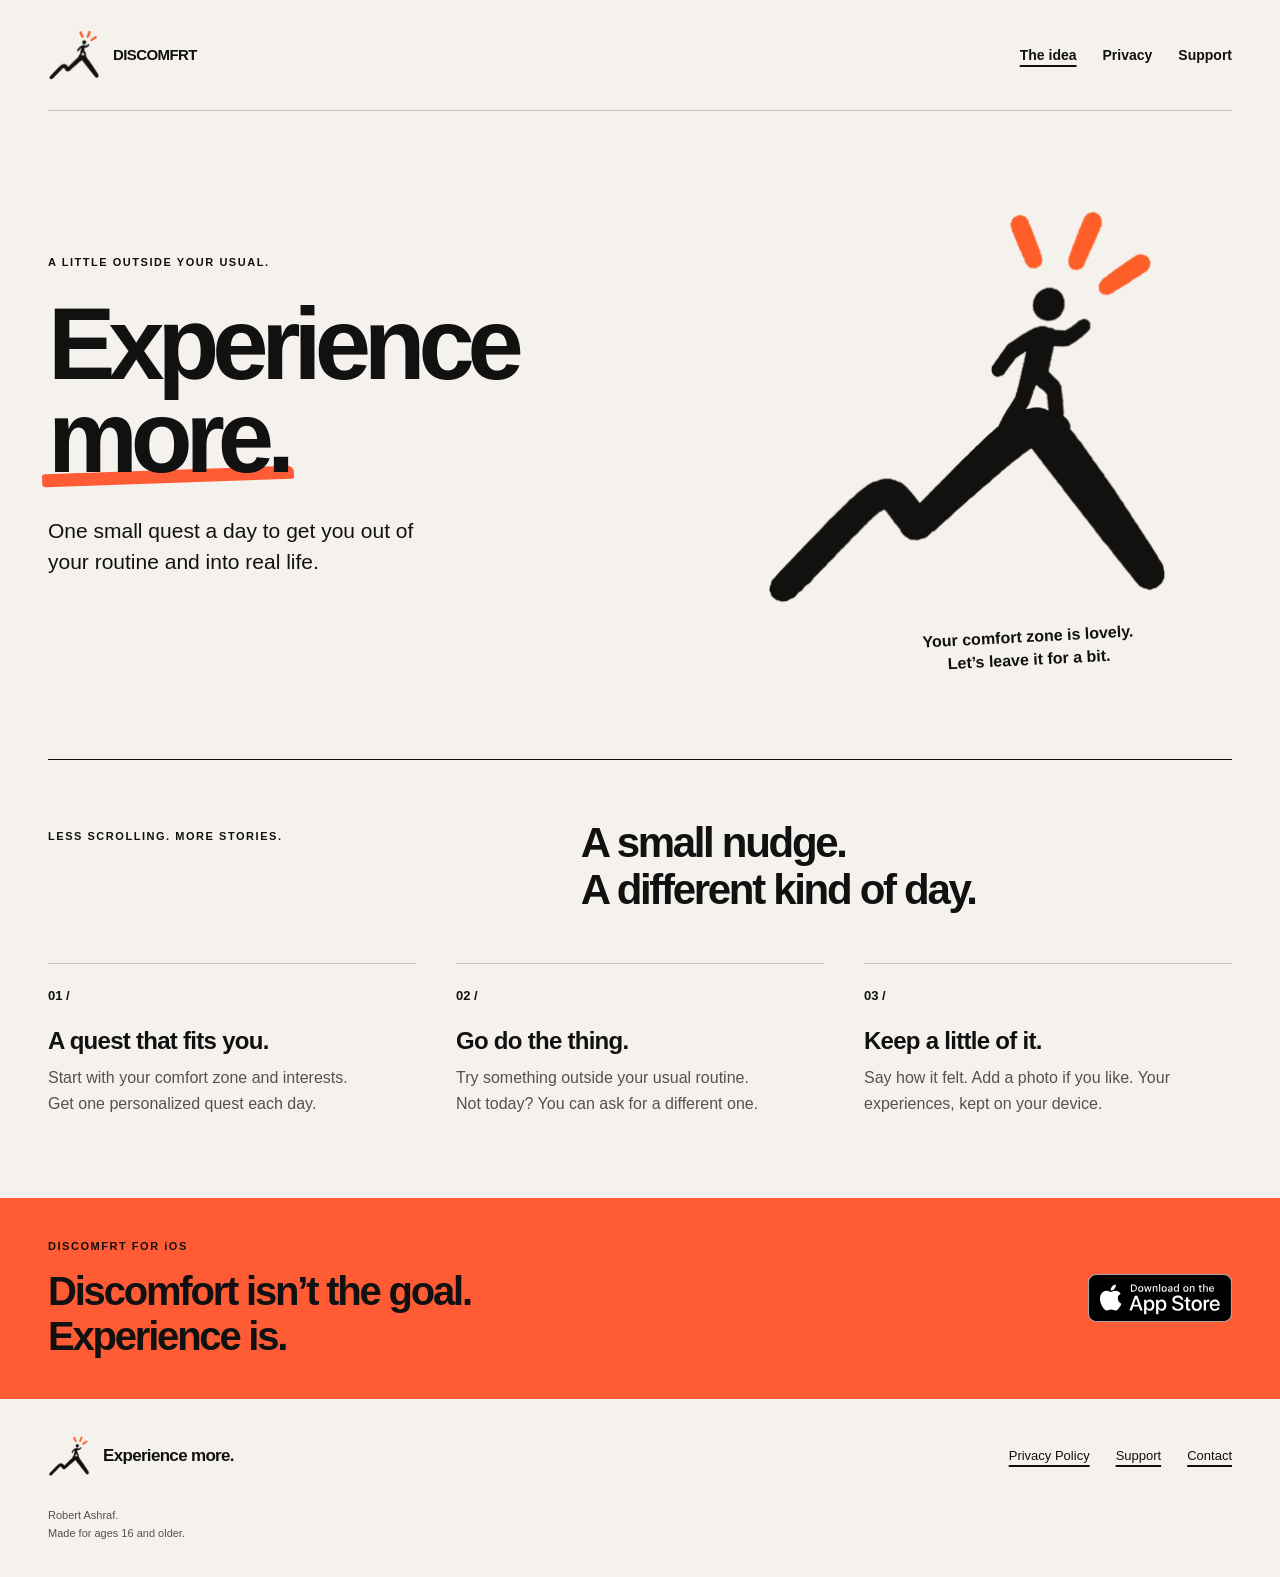
<file: index.html>
<!doctype html>
<html lang="en"><head><meta charset="utf-8"><meta name="viewport" content="width=device-width, initial-scale=1"><meta name="description" content="DISCOMFRT: one small quest a day to get you out of your routine and into real life. Download on the App Store."><meta name="referrer" content="no-referrer"><title>Experience more — DISCOMFRT</title><link rel="icon" href="/assets/peak.png" type="image/png"><link rel="stylesheet" href="/styles.css"></head>
<body><a class="skip" href="#main">Skip to content</a>
<header class="site-header wrap"><a class="brand" href="/" aria-label="DISCOMFRT home"><img src="/assets/peak.png" width="52" height="52" alt=""><span>DISCOMFRT</span></a><nav aria-label="Main navigation"><a href="/" aria-current="page">The idea</a><a href="/privacy/">Privacy</a><a href="/support/">Support</a></nav></header>
<main id="main" tabindex="-1"><section class="hero wrap" aria-labelledby="hero-title"><div class="hero-copy"><p class="eyebrow">A LITTLE OUTSIDE YOUR USUAL.</p><h1 id="hero-title">Experience<br><span class="marked">more.</span></h1><p class="hero-description">One small quest a day to get you out of your routine and into real life.</p></div><div class="hero-art"><img src="/assets/peak.png" width="840" height="859" alt="" fetchpriority="high"><p class="aside-note">Your comfort zone is lovely.<br>Let’s leave it for a bit.</p></div></section>
<section id="the-idea" class="how wrap" aria-labelledby="how-title"><div class="section-intro"><p class="eyebrow">LESS SCROLLING. MORE STORIES.</p><h2 id="how-title">A small nudge.<br>A different kind of day.</h2></div><ol class="steps"><li><span class="step-number" aria-hidden="true">01 /</span><h3>A quest that fits you.</h3><p>Start with your comfort zone and interests. Get one personalized quest each day.</p></li><li><span class="step-number" aria-hidden="true">02 /</span><h3>Go do the thing.</h3><p>Try something outside your usual routine. Not today? You can ask for a different one.</p></li><li><span class="step-number" aria-hidden="true">03 /</span><h3>Keep a little of it.</h3><p>Say how it felt. Add a photo if you like. Your experiences, kept on your device.</p></li></ol></section>
<section class="coming" aria-labelledby="coming-title"><div class="wrap coming-inner"><div><p class="eyebrow">DISCOMFRT FOR iOS</p><h2 id="coming-title">Discomfort isn’t the goal.<br>Experience is.</h2></div><a class="release" href="https://apps.apple.com/app/discomfrt/id6829835962" aria-label="Download DISCOMFRT on the App Store"><img src="/assets/app-store-badge.svg" width="144" height="48" alt="Download on the App Store"></a></div></section></main>
<footer class="site-footer wrap"><a class="brand" href="/" aria-label="DISCOMFRT home"><img src="/assets/peak.png" width="42" height="42" alt=""><span>Experience more.</span></a><nav aria-label="Footer navigation"><a href="/privacy/">Privacy Policy</a><a href="/support/">Support</a><a href="/support/#contact">Contact</a></nav><p class="credit">Robert Ashraf.<br>Made for ages 16 and older.</p></footer></body></html>
</file>
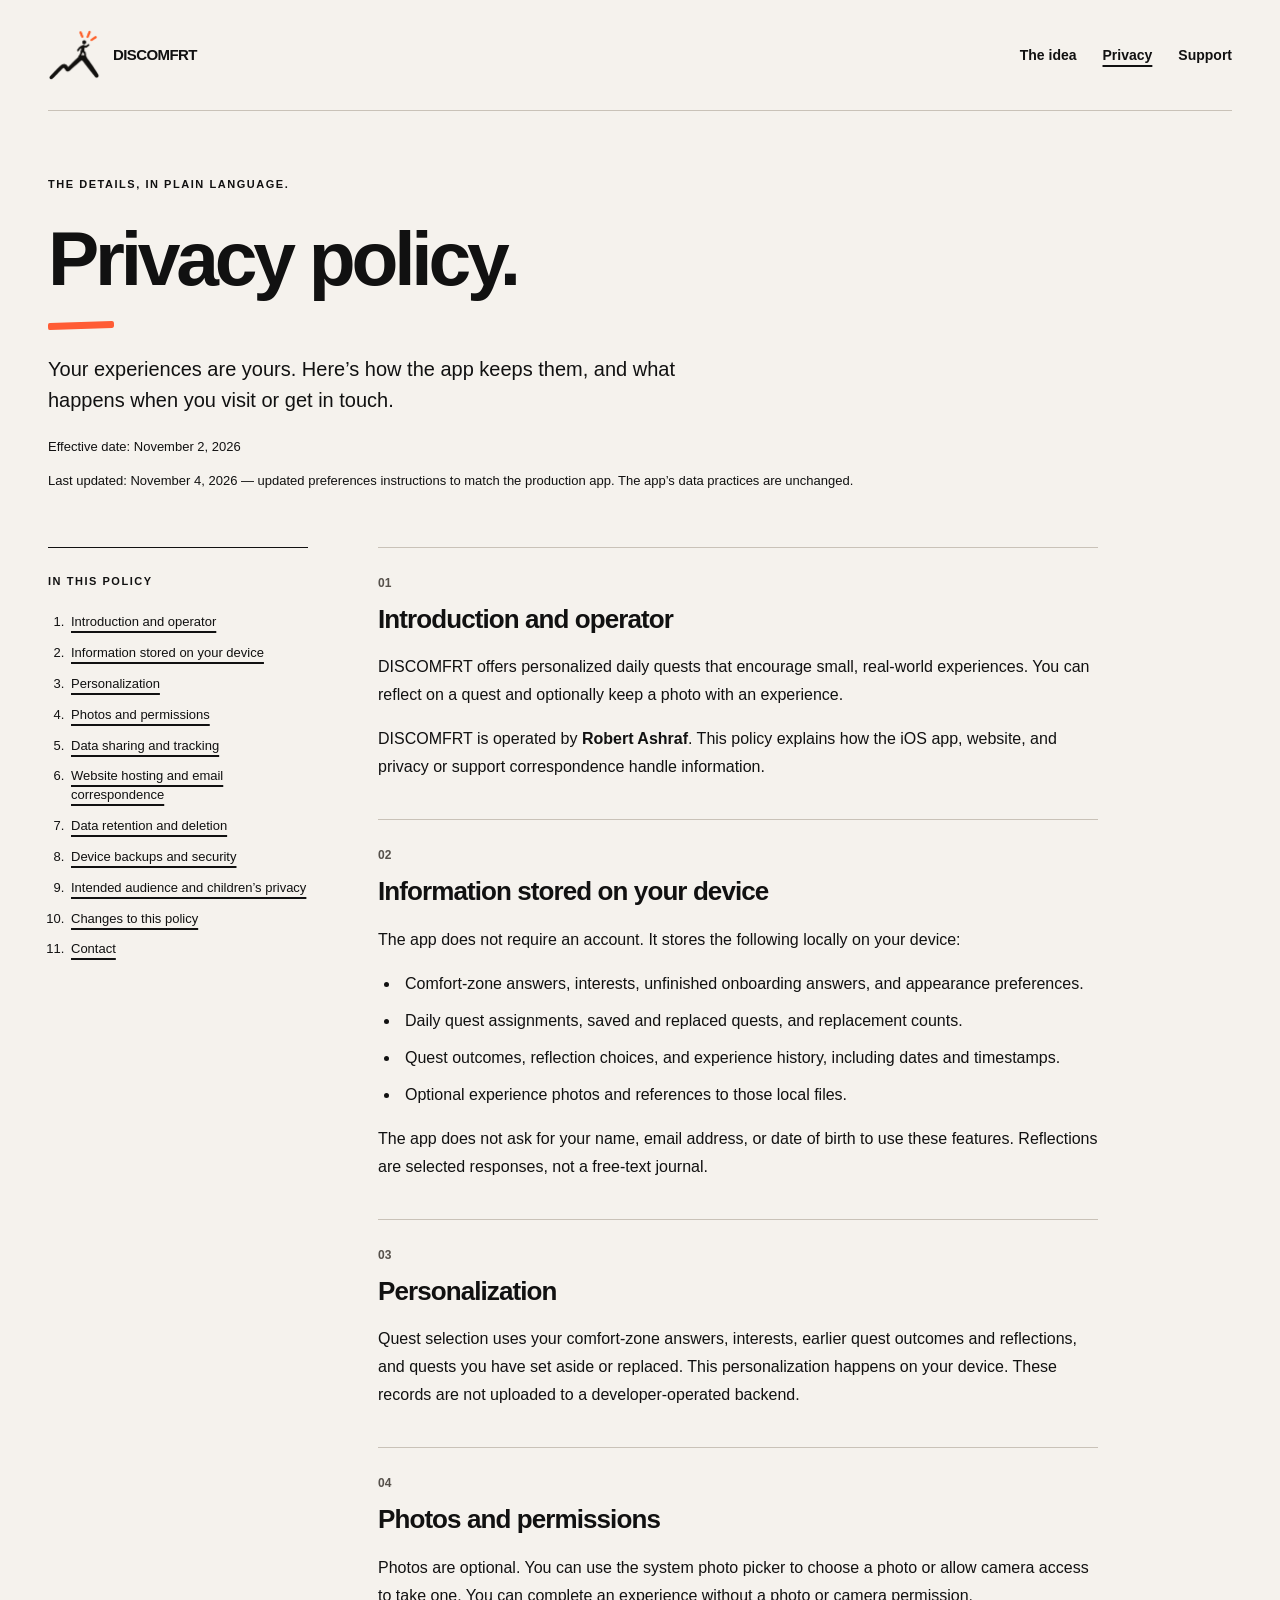
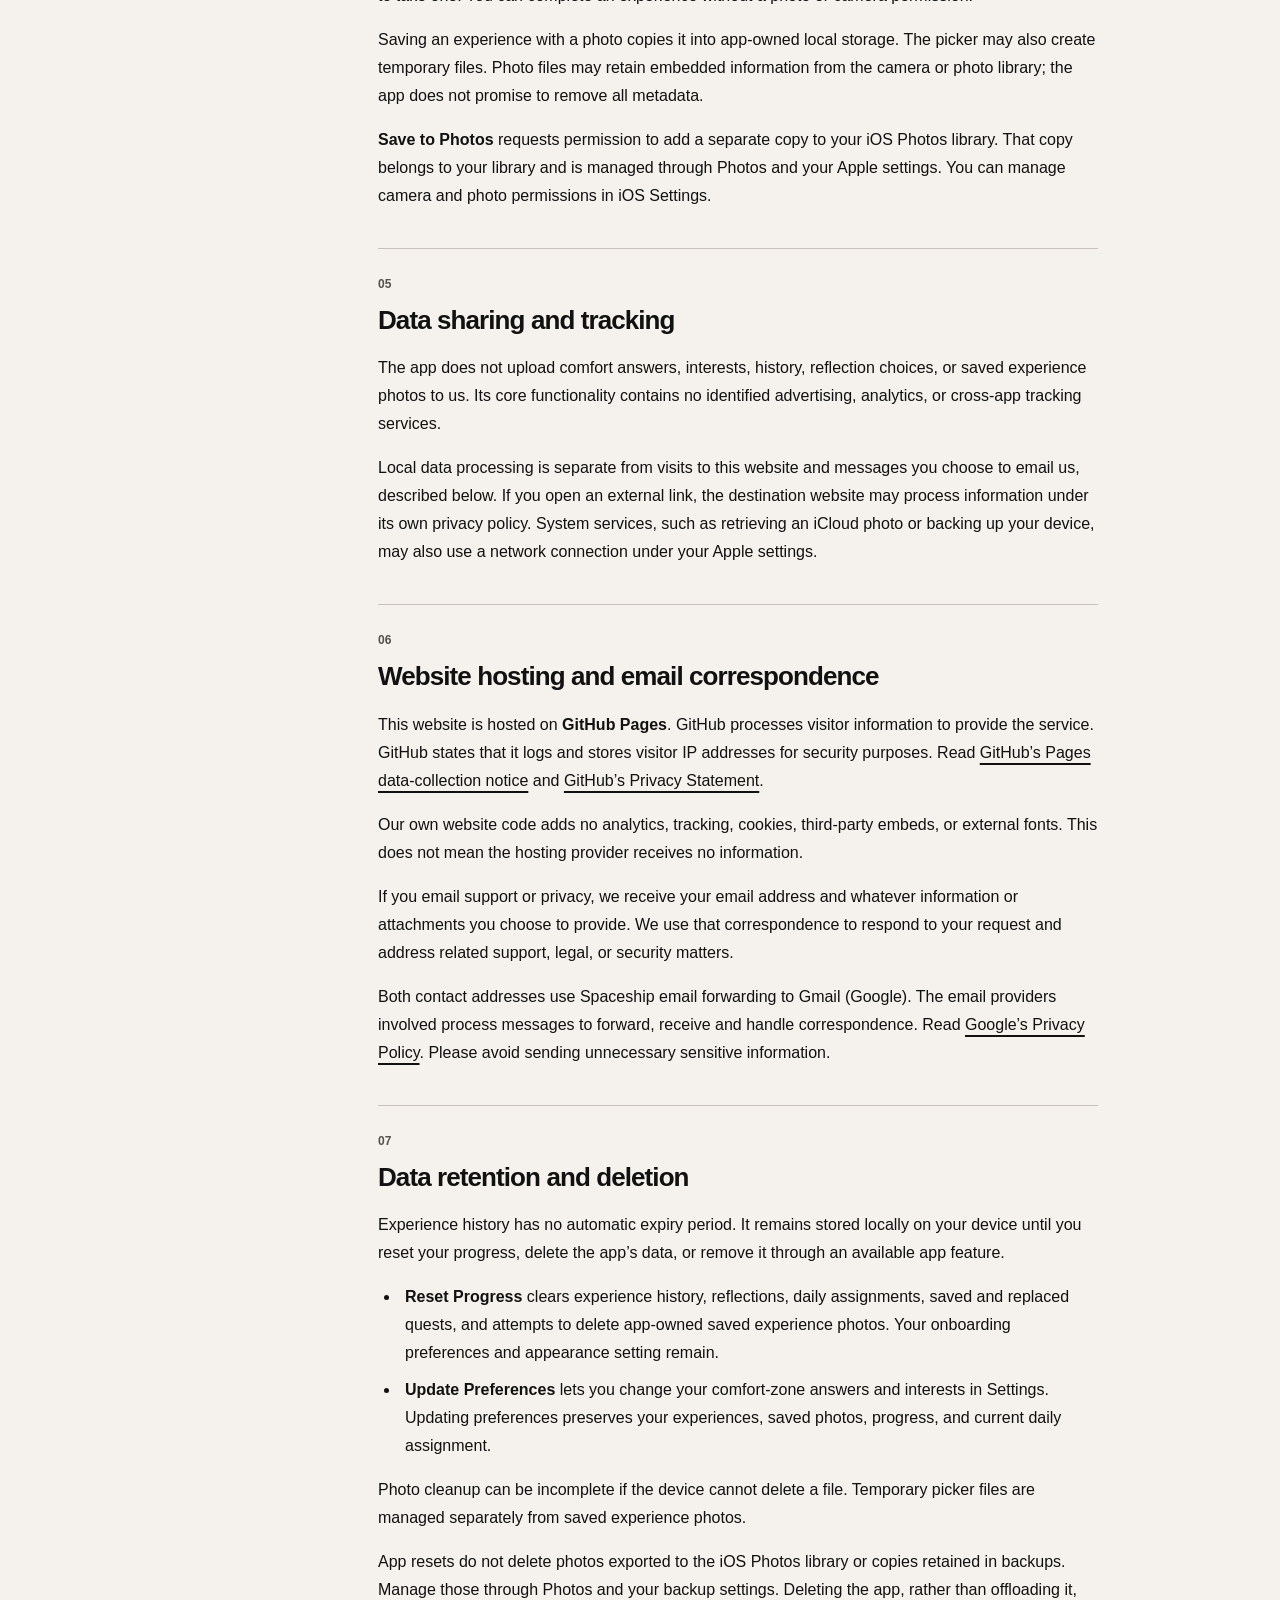
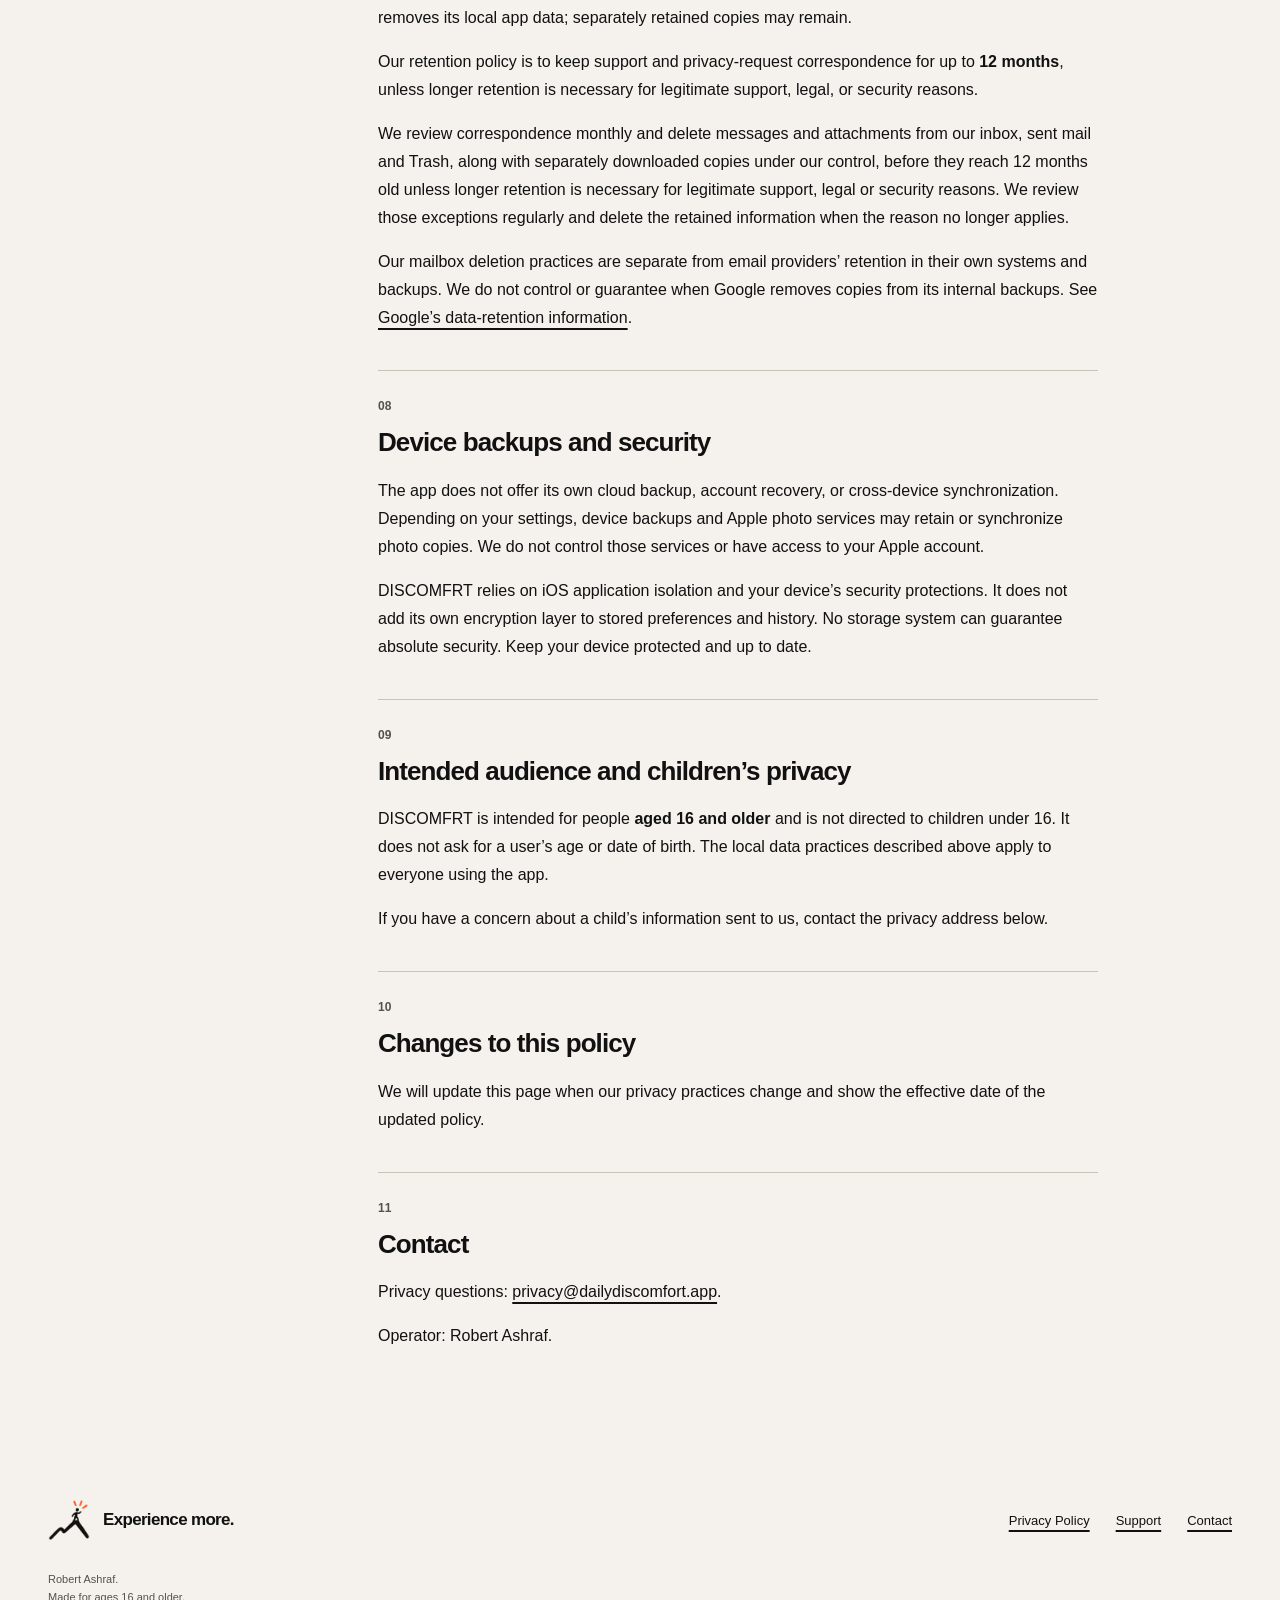
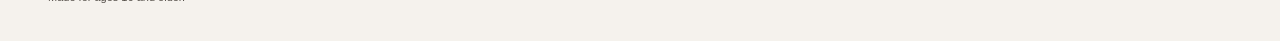
<file: privacy/index.html>
<!doctype html>
<html lang="en"><head><meta charset="utf-8"><meta name="viewport" content="width=device-width, initial-scale=1"><meta name="description" content="Privacy policy for DISCOMFRT, operated by Robert Ashraf. Local app data, photos, website hosting and contact practices."><meta name="referrer" content="no-referrer"><title>Privacy policy — DISCOMFRT</title><link rel="icon" href="/assets/peak.png" type="image/png"><link rel="stylesheet" href="/styles.css"></head>
<body><a class="skip" href="#main">Skip to content</a>
<header class="site-header wrap"><a class="brand" href="/" aria-label="DISCOMFRT home"><img src="/assets/peak.png" width="52" height="52" alt=""><span>DISCOMFRT</span></a><nav aria-label="Main navigation"><a href="/">The idea</a><a href="/privacy/" aria-current="page">Privacy</a><a href="/support/">Support</a></nav></header>
<main id="main" tabindex="-1"><div class="page-heading wrap"><p class="eyebrow">THE DETAILS, IN PLAIN LANGUAGE.</p><h1>Privacy policy<span class="orange-dot">.</span></h1><p class="lede">Your experiences are yours. Here’s how the app keeps them, and what happens when you visit or get in touch.</p><p class="small">Effective date: <time datetime="2026-11-02">November 2, 2026</time></p><p class="small">Last updated: <time datetime="2026-11-04">November 4, 2026</time> — updated preferences instructions to match the production app. The app’s data practices are unchanged.</p></div><div class="document-layout wrap"><nav class="contents" aria-label="Policy contents"><p class="eyebrow">IN THIS POLICY</p><ol><li><a href="#about">Introduction and operator</a></li><li><a href="#on-device">Information stored on your device</a></li><li><a href="#personalization">Personalization</a></li><li><a href="#photos">Photos and permissions</a></li><li><a href="#sharing">Data sharing and tracking</a></li><li><a href="#website-email">Website hosting and email correspondence</a></li><li><a href="#retention">Data retention and deletion</a></li><li><a href="#security">Device backups and security</a></li><li><a href="#audience">Intended audience and children’s privacy</a></li><li><a href="#changes">Changes to this policy</a></li><li><a href="#contact">Contact</a></li></ol></nav><article class="prose" aria-label="Privacy policy"><section id="about"><h2><span class="section-number">01</span> Introduction and operator</h2><p>DISCOMFRT offers personalized daily quests that encourage small, real-world experiences. You can reflect on a quest and optionally keep a photo with an experience.</p><p>DISCOMFRT is operated by <strong>Robert Ashraf</strong>. This policy explains how the iOS app, website, and privacy or support correspondence handle information.</p></section><section id="on-device"><h2><span class="section-number">02</span> Information stored on your device</h2><p>The app does not require an account. It stores the following locally on your device:</p><ul><li>Comfort-zone answers, interests, unfinished onboarding answers, and appearance preferences.</li><li>Daily quest assignments, saved and replaced quests, and replacement counts.</li><li>Quest outcomes, reflection choices, and experience history, including dates and timestamps.</li><li>Optional experience photos and references to those local files.</li></ul><p>The app does not ask for your name, email address, or date of birth to use these features. Reflections are selected responses, not a free-text journal.</p></section><section id="personalization"><h2><span class="section-number">03</span> Personalization</h2><p>Quest selection uses your comfort-zone answers, interests, earlier quest outcomes and reflections, and quests you have set aside or replaced. This personalization happens on your device. These records are not uploaded to a developer-operated backend.</p></section><section id="photos"><h2><span class="section-number">04</span> Photos and permissions</h2><p>Photos are optional. You can use the system photo picker to choose a photo or allow camera access to take one. You can complete an experience without a photo or camera permission.</p><p>Saving an experience with a photo copies it into app-owned local storage. The picker may also create temporary files. Photo files may retain embedded information from the camera or photo library; the app does not promise to remove all metadata.</p><p><strong>Save to Photos</strong> requests permission to add a separate copy to your iOS Photos library. That copy belongs to your library and is managed through Photos and your Apple settings. You can manage camera and photo permissions in iOS Settings.</p></section><section id="sharing"><h2><span class="section-number">05</span> Data sharing and tracking</h2><p>The app does not upload comfort answers, interests, history, reflection choices, or saved experience photos to us. Its core functionality contains no identified advertising, analytics, or cross-app tracking services.</p><p>Local data processing is separate from visits to this website and messages you choose to email us, described below. If you open an external link, the destination website may process information under its own privacy policy. System services, such as retrieving an iCloud photo or backing up your device, may also use a network connection under your Apple settings.</p></section><section id="website-email"><h2><span class="section-number">06</span> Website hosting and email correspondence</h2><p>This website is hosted on <strong>GitHub Pages</strong>. GitHub processes visitor information to provide the service. GitHub states that it logs and stores visitor IP addresses for security purposes. Read <a href="https://docs.github.com/en/pages/getting-started-with-github-pages/what-is-github-pages#data-collection">GitHub’s Pages data-collection notice</a> and <a href="https://docs.github.com/en/site-policy/privacy-policies/github-general-privacy-statement">GitHub’s Privacy Statement</a>.</p><p>Our own website code adds no analytics, tracking, cookies, third-party embeds, or external fonts. This does not mean the hosting provider receives no information.</p><p>If you email support or privacy, we receive your email address and whatever information or attachments you choose to provide. We use that correspondence to respond to your request and address related support, legal, or security matters.</p><p>Both contact addresses use Spaceship email forwarding to Gmail (Google). The email providers involved process messages to forward, receive and handle correspondence. Read <a href="https://policies.google.com/privacy">Google’s Privacy Policy</a>. Please avoid sending unnecessary sensitive information.</p></section><section id="retention"><h2><span class="section-number">07</span> Data retention and deletion</h2><p>Experience history has no automatic expiry period. It remains stored locally on your device until you reset your progress, delete the app’s data, or remove it through an available app feature.</p><ul><li><strong>Reset Progress</strong> clears experience history, reflections, daily assignments, saved and replaced quests, and attempts to delete app-owned saved experience photos. Your onboarding preferences and appearance setting remain.</li><li><strong>Update Preferences</strong> lets you change your comfort-zone answers and interests in Settings. Updating preferences preserves your experiences, saved photos, progress, and current daily assignment.</li></ul><p>Photo cleanup can be incomplete if the device cannot delete a file. Temporary picker files are managed separately from saved experience photos.</p><p>App resets do not delete photos exported to the iOS Photos library or copies retained in backups. Manage those through Photos and your backup settings. Deleting the app, rather than offloading it, removes its local app data; separately retained copies may remain.</p><p>Our retention policy is to keep support and privacy-request correspondence for up to <strong>12 months</strong>, unless longer retention is necessary for legitimate support, legal, or security reasons.</p><p>We review correspondence monthly and delete messages and attachments from our inbox, sent mail and Trash, along with separately downloaded copies under our control, before they reach 12 months old unless longer retention is necessary for legitimate support, legal or security reasons. We review those exceptions regularly and delete the retained information when the reason no longer applies.</p><p>Our mailbox deletion practices are separate from email providers’ retention in their own systems and backups. We do not control or guarantee when Google removes copies from its internal backups. See <a href="https://policies.google.com/technologies/retention">Google’s data-retention information</a>.</p></section><section id="security"><h2><span class="section-number">08</span> Device backups and security</h2><p>The app does not offer its own cloud backup, account recovery, or cross-device synchronization. Depending on your settings, device backups and Apple photo services may retain or synchronize photo copies. We do not control those services or have access to your Apple account.</p><p>DISCOMFRT relies on iOS application isolation and your device’s security protections. It does not add its own encryption layer to stored preferences and history. No storage system can guarantee absolute security. Keep your device protected and up to date.</p></section><section id="audience"><h2><span class="section-number">09</span> Intended audience and children’s privacy</h2><p>DISCOMFRT is intended for people <strong>aged 16 and older</strong> and is not directed to children under 16. It does not ask for a user’s age or date of birth. The local data practices described above apply to everyone using the app.</p><p>If you have a concern about a child’s information sent to us, contact the privacy address below.</p></section><section id="changes"><h2><span class="section-number">10</span> Changes to this policy</h2><p>We will update this page when our privacy practices change and show the effective date of the updated policy.</p></section><section id="contact"><h2><span class="section-number">11</span> Contact</h2><p>Privacy questions: <a class="email" href="mailto:privacy@dailydiscomfort.app">privacy@dailydiscomfort.app</a>.</p><p>Operator: Robert Ashraf.</p></section></article></div></main>
<footer class="site-footer wrap"><a class="brand" href="/" aria-label="DISCOMFRT home"><img src="/assets/peak.png" width="42" height="42" alt=""><span>Experience more.</span></a><nav aria-label="Footer navigation"><a href="/privacy/">Privacy Policy</a><a href="/support/">Support</a><a href="/support/#contact">Contact</a></nav><p class="credit">Robert Ashraf.<br>Made for ages 16 and older.</p></footer></body></html>
</file>
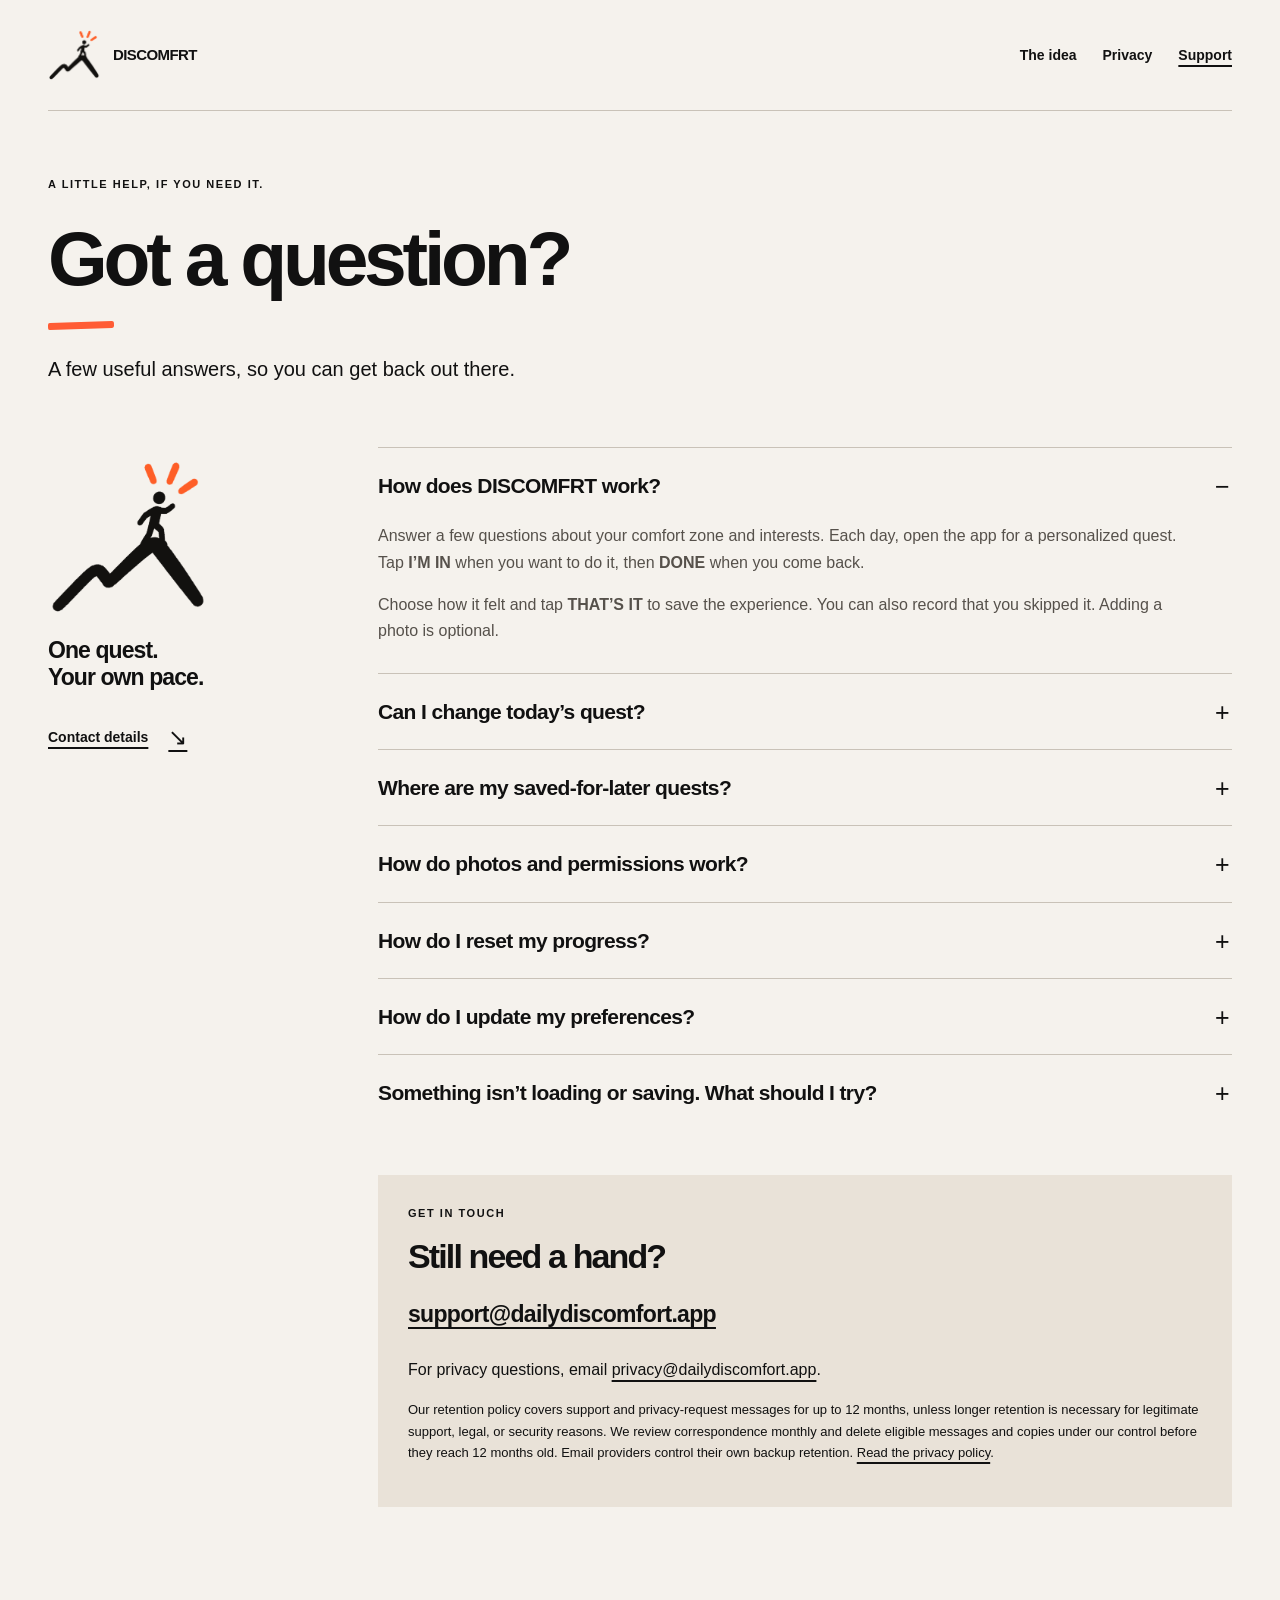
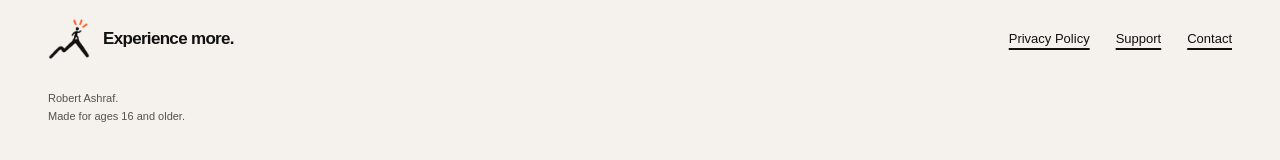
<file: support/index.html>
<!doctype html>
<html lang="en"><head><meta charset="utf-8"><meta name="viewport" content="width=device-width, initial-scale=1"><meta name="description" content="How to use DISCOMFRT: daily quests, saved quests, photos, resets and troubleshooting."><meta name="referrer" content="no-referrer"><title>Support — DISCOMFRT</title><link rel="icon" href="/assets/peak.png" type="image/png"><link rel="stylesheet" href="/styles.css"></head>
<body><a class="skip" href="#main">Skip to content</a>
<header class="site-header wrap"><a class="brand" href="/" aria-label="DISCOMFRT home"><img src="/assets/peak.png" width="52" height="52" alt=""><span>DISCOMFRT</span></a><nav aria-label="Main navigation"><a href="/">The idea</a><a href="/privacy/">Privacy</a><a href="/support/" aria-current="page">Support</a></nav></header>
<main id="main" tabindex="-1"><div class="page-heading wrap"><p class="eyebrow">A LITTLE HELP, IF YOU NEED IT.</p><h1>Got a question<span class="orange-dot">?</span></h1><p class="lede">A few useful answers, so you can get back out there.</p></div><div class="support-layout wrap"><aside class="support-aside"><img src="/assets/peak.png" width="160" height="164" alt=""><p>One quest.<br>Your own pace.</p><a class="text-link" href="#contact">Contact details <span aria-hidden="true">↘</span></a></aside><div class="faq-list"><details open><summary>How does DISCOMFRT work?</summary><div class="answer"><p>Answer a few questions about your comfort zone and interests. Each day, open the app for a personalized quest. Tap <strong>I’M IN</strong> when you want to do it, then <strong>DONE</strong> when you come back.</p><p>Choose how it felt and tap <strong>THAT’S IT</strong> to save the experience. You can also record that you skipped it. Adding a photo is optional.</p></div></details><details><summary>Can I change today’s quest?</summary><div class="answer"><p>Before completing it, tap <strong>CAN’T DO IT</strong> on Today. Choose <strong>GIVE ME A DIFFERENT ONE</strong> for a replacement, or <strong>SAVE FOR LATER</strong> to set this one aside and get another. <strong>NEVER MIND</strong> keeps your current quest.</p><p>You can replace a quest up to three times per day. There’s a new quest tomorrow; skipping is allowed.</p></div></details><details><summary>Where are my saved-for-later quests?</summary><div class="answer"><p>Save for Later keeps a record that you set a quest aside without treating it as a skip. There is currently no saved-quest browsing screen.</p><p>The quest can come up again through normal daily selection. When it does, it is no longer marked as saved. Saving a quest does not schedule it for a particular day.</p></div></details><details><summary>How do photos and permissions work?</summary><div class="answer"><p>After choosing a reflection, tap <strong>ADD PHOTO</strong> to take a photo or choose one from your library. Camera access is requested only when you choose to take a photo. The library picker shares the photo you select.</p><p>Tap <strong>THAT’S IT</strong> to keep the photo with the experience. In Experiences, open a saved photo and choose <strong>SAVE TO PHOTOS</strong> to export a separate copy. This requests permission to add to your Photos library.</p><p>If permission is denied, you can continue without a photo. Review camera or photo permissions for DISCOMFRT in iOS Settings if you want to change your choice.</p></div></details><details><summary>How do I reset my progress?</summary><div class="answer"><p>Open <strong>Experiences → Settings → RESET PROGRESS</strong> and confirm. This clears your experience history, reflections, daily assignments, saved or replaced quests, and attempts to delete app-owned saved experience photos. Photo deletion can be incomplete if the device cannot remove a file.</p><p>Your comfort answers, interests, and appearance preference stay. Photos already exported to your Photos library and backups are not deleted. This reset cannot be undone in the app.</p></div></details><details><summary>How do I update my preferences?</summary><div class="answer"><p>Open <strong>Experiences → Settings → UPDATE PREFERENCES</strong> to change your comfort-zone answers and interests, then save your changes.</p><p>Your experiences, saved photos, progress, and current daily assignment stay. Cancel without saving to keep your existing preferences. Update Preferences does not reset your progress.</p></div></details><details><summary>Something isn’t loading or saving. What should I try?</summary><div class="answer"><p>If the app shows a history error, tap <strong>TRY AGAIN</strong>. A failed history read does not authorize the app to overwrite saved experiences. If a reflection fails to save, your answers remain on that screen so you can try again.</p><p>Check available device storage if saving or copying photos fails. A photo stored only in iCloud may need a connection before the system picker can retrieve it.</p><p>If Today still shows yesterday’s quest, open Experiences and return to Today. For other problems, reopening the app may help, but unsaved reflection answers can be lost. Avoid resetting or deleting the app as a first troubleshooting step.</p><p>The app does not offer cloud backup, account recovery, or cross-device syncing. Include your iPhone model, iOS version, app version, and steps that led to the problem when reporting an issue. Leave out private photos or other sensitive information unless needed.</p></div></details><section id="contact" class="contact-box" aria-labelledby="contact-title"><p class="eyebrow">GET IN TOUCH</p><h2 id="contact-title">Still need a hand?</h2><p class="email"><a href="mailto:support@dailydiscomfort.app">support@dailydiscomfort.app</a></p><p>For privacy questions, email <a class="email" href="mailto:privacy@dailydiscomfort.app">privacy@dailydiscomfort.app</a>.</p><p class="small">Our retention policy covers support and privacy-request messages for up to 12 months, unless longer retention is necessary for legitimate support, legal, or security reasons. We review correspondence monthly and delete eligible messages and copies under our control before they reach 12 months old. Email providers control their own backup retention. <a href="/privacy/#website-email">Read the privacy policy</a>.</p></section></div></div></main>
<footer class="site-footer wrap"><a class="brand" href="/" aria-label="DISCOMFRT home"><img src="/assets/peak.png" width="42" height="42" alt=""><span>Experience more.</span></a><nav aria-label="Footer navigation"><a href="/privacy/">Privacy Policy</a><a href="/support/">Support</a><a href="/support/#contact">Contact</a></nav><p class="credit">Robert Ashraf.<br>Made for ages 16 and older.</p></footer></body></html>
</file>
<file: styles.css>
/* Daily Discomfort: original app palette and system typography. No remote assets. */
:root{--paper:#F5F2ED;--ink:#111111;--orange:#FF5C35;--muted:#56514b;--rule:#c9c2b8;font-family:-apple-system,BlinkMacSystemFont,"Segoe UI",Helvetica,Arial,sans-serif;color:var(--ink);background:var(--paper);font-synthesis:none;color-scheme:light}
*{box-sizing:border-box}body{margin:0}a{color:inherit;text-underline-offset:5px;text-decoration-thickness:1.5px}a:hover{text-decoration-thickness:3px}a:focus-visible,summary:focus-visible{outline:3px solid var(--ink);outline-offset:5px;background:#ffd6c8}img{display:block;max-width:100%;height:auto}p{line-height:1.65}h1,h2,h3,p{margin-top:0}h1,h2,h3{text-wrap:balance}h1,h2{font-weight:900;letter-spacing:-.055em}h3{letter-spacing:-.03em}.wrap{width:min(1200px,calc(100% - 96px));margin-inline:auto}.skip{position:absolute;top:8px;left:16px;transform:translateY(-180%);z-index:5;background:var(--ink);color:var(--paper);padding:12px}.skip:focus{transform:none}.preview-note{padding:10px 20px;background:#e6e0d6;text-align:center;font-size:11px;font-weight:650;line-height:1.5;letter-spacing:.025em}.preview-note span{margin-inline:8px}.site-header{display:flex;align-items:center;justify-content:space-between;gap:24px;padding-block:29px;border-bottom:1px solid var(--rule)}.brand{display:flex;align-items:center;gap:13px;text-decoration:none;font-size:15px;font-weight:900;letter-spacing:-.04em;line-height:1.05}.brand img{flex-shrink:0}.site-header nav,.site-footer nav{display:flex;flex-wrap:wrap;gap:26px}.site-header nav a{font-size:14px;font-weight:650;padding-block:12px;text-decoration:none}.site-header nav a:hover,.site-header nav a[aria-current]{text-decoration:underline;text-decoration-color:var(--ink);text-decoration-thickness:2px}.eyebrow{font-size:11px;font-weight:800;letter-spacing:.14em;line-height:1.5;margin-bottom:26px}.hero{display:grid;grid-template-columns:1.18fr 1fr;gap:30px;align-items:center;padding-block:80px 88px}.hero h1{font-size:clamp(70px,7.9vw,112px);line-height:.92;margin-bottom:32px;letter-spacing:-.07em}.marked{position:relative;display:inline-block;z-index:0}.marked:after{content:"";position:absolute;inset:auto -6px 0;height:13px;background:var(--orange);transform:rotate(-2deg);z-index:-1;border-radius:3px 6px 2px 4px}.hero-description{font-size:21px;max-width:390px;line-height:1.5;margin-bottom:30px}.text-link{display:inline-flex;gap:20px;align-items:center;font-size:14px;font-weight:750;min-height:44px}.text-link span{font-size:23px}.hero-art{padding:6px 20px 0;position:relative}.hero-art>img{width:100%;max-width:420px;margin:auto}.aside-note{font-size:16px;font-weight:650;line-height:1.45;transform:rotate(-3deg);margin:8px 0 0 25%;text-align:center}.how{padding-block:60px 80px;border-top:1px solid var(--ink);scroll-margin-top:24px}.section-intro{display:flex;justify-content:space-between;gap:30px;align-items:flex-start;margin-bottom:50px}.section-intro h2{font-size:42px;line-height:1.1;margin:0;width:55%}.section-intro .eyebrow{padding-top:8px}.steps{list-style:none;display:grid;grid-template-columns:repeat(3,1fr);padding:0;margin:0;gap:40px}.steps li{border-top:1px solid var(--rule);padding-top:24px}.step-number{font-size:13px;font-weight:700;display:block;margin-bottom:24px}.steps h3{font-size:24px;margin-bottom:10px}.steps p{font-size:16px;color:var(--muted);margin:0;max-width:310px}.coming{background:var(--orange);padding-block:40px}.coming-inner{display:flex;justify-content:space-between;align-items:center;gap:35px}.coming h2{font-size:40px;line-height:1.12;margin:0}.coming .eyebrow{margin-bottom:15px}.release{text-align:right}.release-label{border:2px solid var(--ink);padding:15px 20px;font-weight:800;font-size:15px;transform:rotate(-2deg);margin:0 0 15px}.release>p:last-child{font-size:13px;margin:0}.site-footer{padding-block:35px;display:grid;grid-template-columns:1fr auto;align-items:center;gap:28px}.site-footer .brand{font-size:17px}.site-footer nav a{font-size:13px;display:inline-flex;align-items:center;min-height:44px}.credit{grid-column:1/-1;font-size:11px;color:var(--muted);margin:0}.page-heading{padding-block:65px 42px}.page-heading h1{font-size:clamp(48px,6vw,78px);line-height:1.02;margin-bottom:25px}.orange-dot{color:var(--ink)}.page-heading h1:after{content:"";display:block;background:var(--orange);width:66px;height:7px;transform:rotate(-2deg);margin-top:25px;border-radius:2px}.lede{max-width:660px;font-size:20px;line-height:1.55}.draft-label{display:inline-block;border:1px solid var(--ink);padding:9px 12px;font-size:10px;letter-spacing:.08em;font-weight:800;line-height:1.6;margin-top:10px}.document-layout{display:grid;grid-template-columns:260px minmax(0,1fr);gap:70px;padding-bottom:75px}.contents{position:sticky;top:28px;align-self:start;padding-top:25px;border-top:1px solid var(--ink)}.contents .eyebrow{margin-bottom:18px}.contents ol{margin:0;padding-left:20px}.contents li{padding:6px 0 6px 3px;font-size:13px;line-height:1.45}.prose{max-width:720px}.prose section{border-top:1px solid var(--rule);padding-top:28px;margin-bottom:38px;scroll-margin-top:24px}.prose h2{font-size:26px;letter-spacing:-.035em;line-height:1.25;margin-bottom:18px}.section-number{font-size:12px;letter-spacing:0;display:block;margin-bottom:12px;color:var(--muted)}.prose p,.prose li{font-size:16px;line-height:1.75}.prose ul{padding-left:22px}.prose li{padding-left:5px;margin-bottom:9px}.notice{border-left:3px solid var(--orange);padding:13px 18px;background:#eae4dc;font-size:14px;line-height:1.65}.support-layout{display:grid;grid-template-columns:260px minmax(0,1fr);gap:70px;padding-bottom:75px}.support-aside{padding-top:10px}.support-aside p{font-size:23px;line-height:1.2;font-weight:800;letter-spacing:-.04em;margin-top:20px}.faq-list details{border-top:1px solid var(--rule);padding:0}.faq-list summary{cursor:pointer;position:relative;padding:24px 35px 24px 0;font-size:21px;font-weight:750;letter-spacing:-.03em;line-height:1.3;list-style:none}.faq-list summary::-webkit-details-marker{display:none}.faq-list summary:after{content:"+";position:absolute;right:3px;top:22px;font-size:25px;font-weight:400}.faq-list details[open]>summary:after{content:"−"}.answer{padding:0 35px 12px 0}.answer p{font-size:16px;color:var(--muted)}.contact-box{margin-top:45px;padding:30px;background:#e9e2d8;scroll-margin-top:24px}.contact-box h2{font-size:34px;margin-bottom:20px}.contact-box .eyebrow{margin-bottom:15px}.email{overflow-wrap:anywhere}.contact-box>.email{font-size:clamp(17px,2vw,23px);font-weight:750;letter-spacing:-.03em}.small{font-size:13px;line-height:1.65}.prose .small{font-size:14px}.prose a{overflow-wrap:anywhere}
@media(min-width:1500px){.hero{padding-block:100px}}
@media(max-width:850px){.wrap{width:calc(100% - 48px)}.hero{padding-block:60px;gap:10px}.hero h1{font-size:74px}.hero-description{font-size:18px}.hero-art{padding:0}.aside-note{font-size:13px;margin-left:0}.section-intro h2{font-size:33px}.steps{gap:22px}.steps h3{font-size:21px}.coming h2{font-size:32px}.document-layout,.support-layout{grid-template-columns:190px minmax(0,1fr);gap:35px}.coming-inner{align-items:flex-start}.release-label{font-size:13px}}
@media(max-width:600px){.wrap{width:calc(100% - 40px)}.preview-note{font-size:10px;padding:8px 20px}.site-header{padding-block:20px;gap:15px}.brand{font-size:11px;gap:7px}.site-header .brand img{width:38px}.site-header nav{gap:14px}.site-header nav a{font-size:12px}.hero{grid-template-columns:1fr;padding-block:45px 40px;gap:30px}.hero h1{font-size:clamp(54px,17vw,100px)}.hero-copy{min-width:0}.hero .eyebrow{margin-bottom:24px}.hero-description{font-size:19px;max-width:340px;margin-bottom:18px}.hero-art{width:76%;max-width:300px;justify-self:center}.aside-note{margin-top:10px;font-size:14px}.how{padding-block:38px 45px}.section-intro{display:block;margin-bottom:32px}.section-intro .eyebrow{margin-bottom:20px}.section-intro h2{width:auto;font-size:35px}.steps{grid-template-columns:1fr;gap:26px}.steps li{padding-top:18px}.step-number{margin-bottom:12px}.steps h3{font-size:24px}.steps p{max-width:none}.coming{padding-block:28px}.coming-inner{display:block}.coming h2{font-size:34px}.release{text-align:left;display:inline-block;margin-top:30px}.release-label{font-size:14px}.site-footer{grid-template-columns:1fr;gap:15px;padding-block:25px}.site-footer nav{gap:24px}.site-footer .brand img{width:36px}.page-heading{padding-block:42px 28px}.page-heading h1{font-size:49px}.lede{font-size:18px}.document-layout,.support-layout{grid-template-columns:1fr;gap:32px;padding-bottom:35px}.contents{position:static;padding:18px;border:1px solid var(--rule)}.contents li{font-size:14px;padding-block:8px}.support-aside{display:none}.prose h2{font-size:25px}.faq-list summary{font-size:20px;padding-block:22px}.answer{padding-right:0}.contact-box{padding:24px}.contact-box h2{font-size:31px}}
@media(prefers-reduced-motion:reduce){*,*::before,*::after{scroll-behavior:auto!important}}
@media print{.site-header,.site-footer,.contents,.preview-note,.skip{display:none}.wrap{width:100%}.document-layout{display:block}.prose{max-width:none}.prose section{break-inside:avoid}}
</file>
